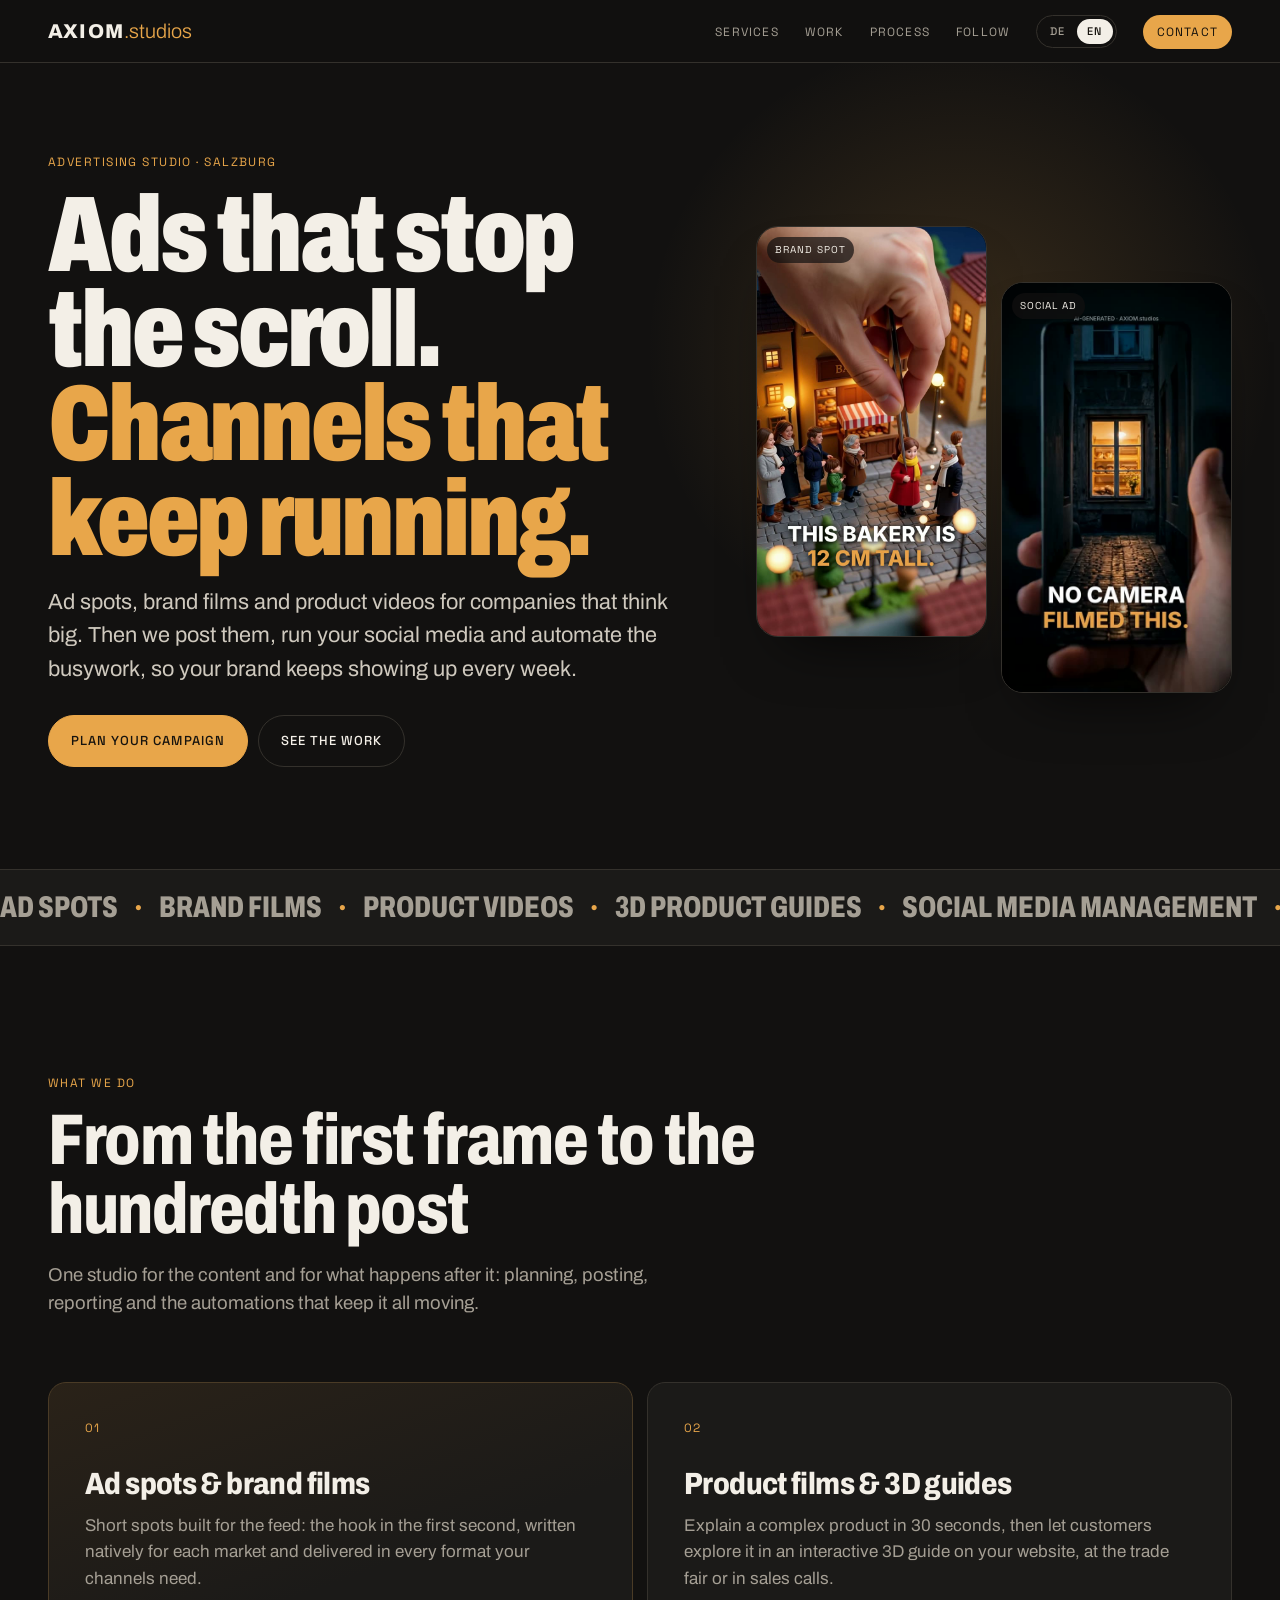
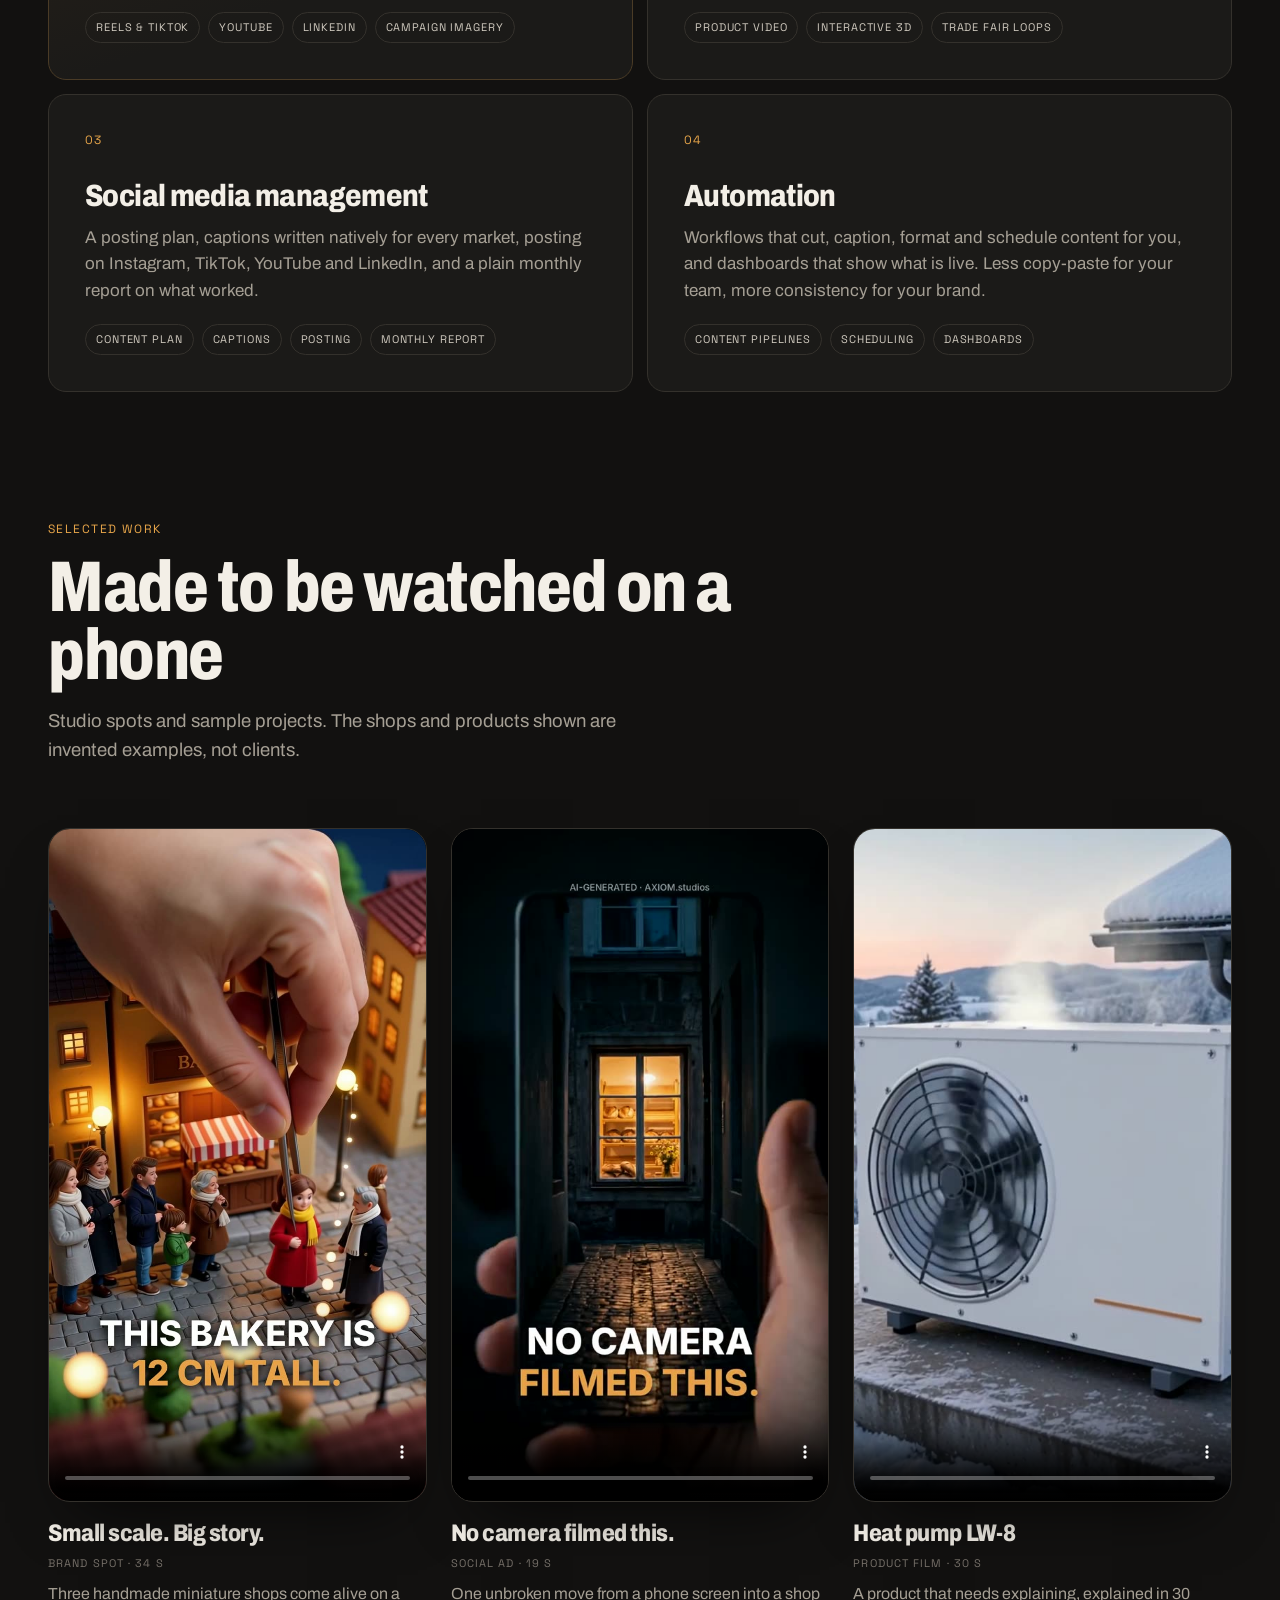
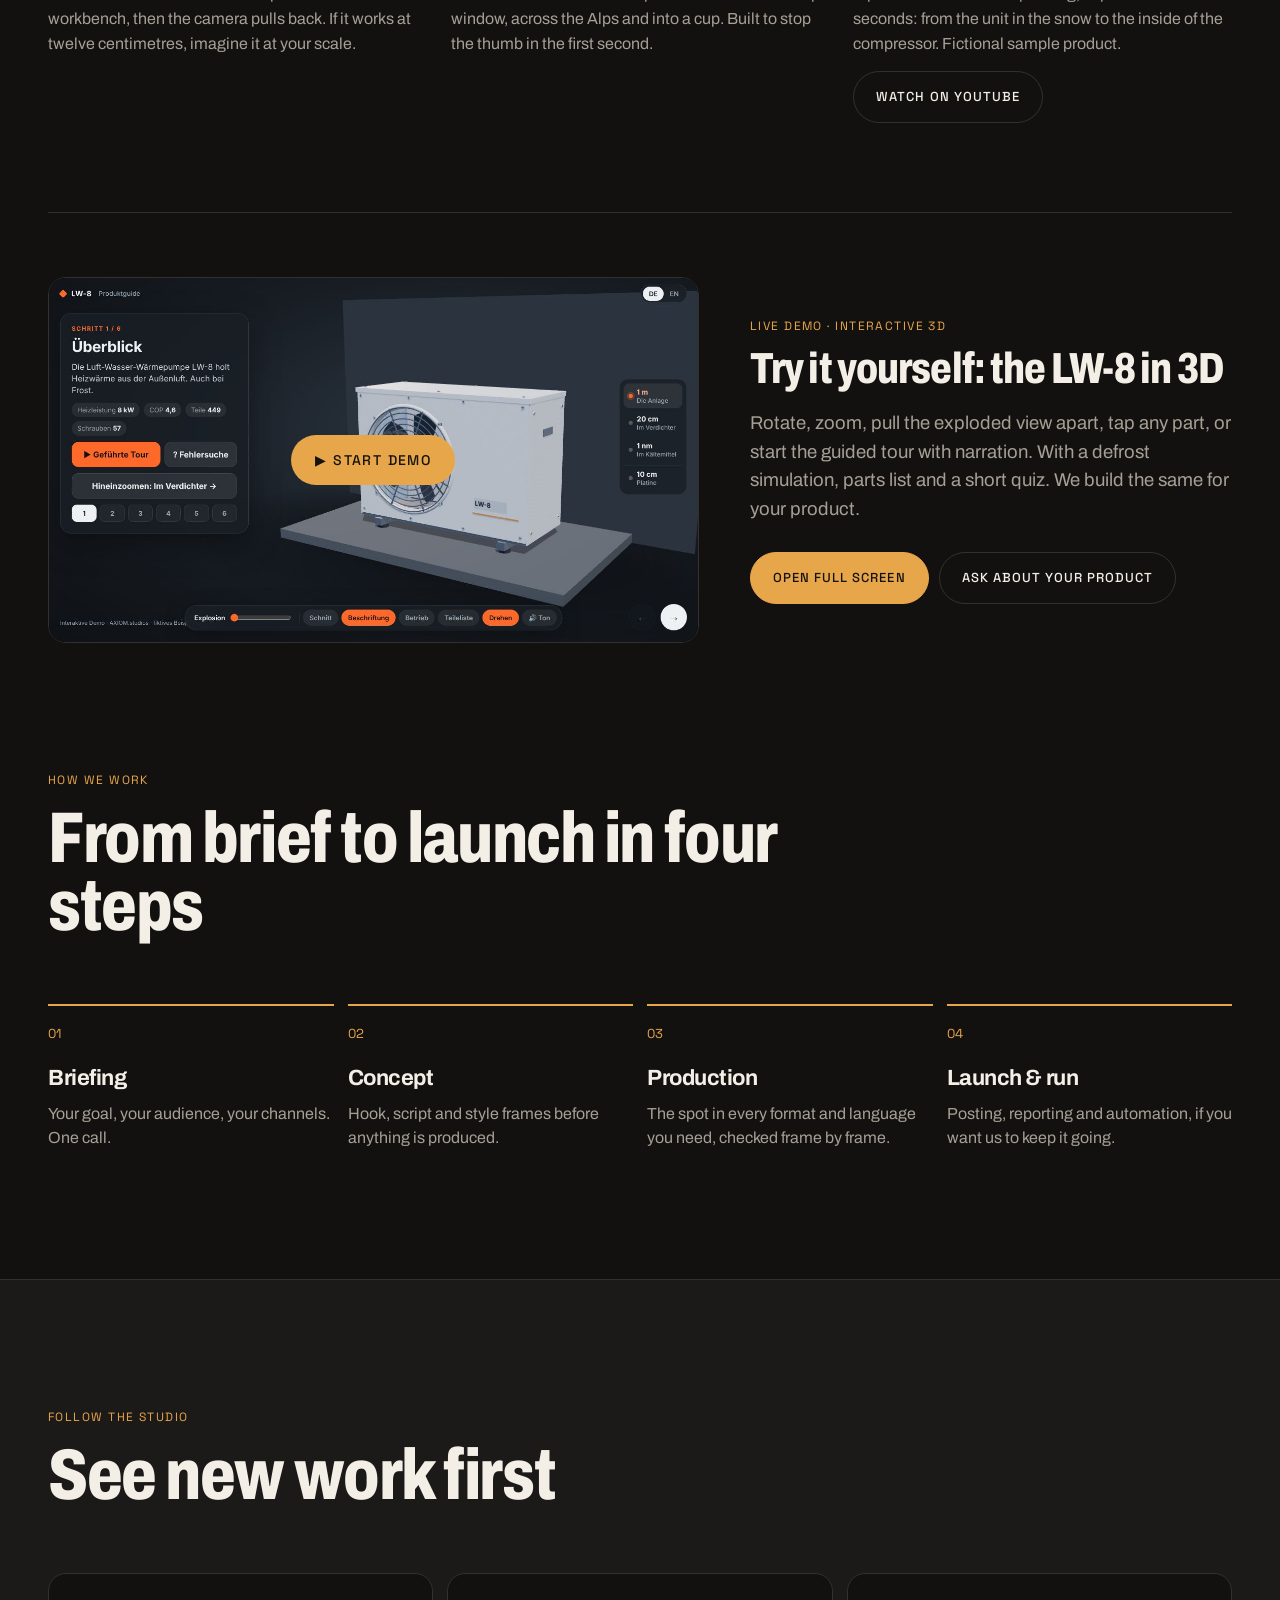
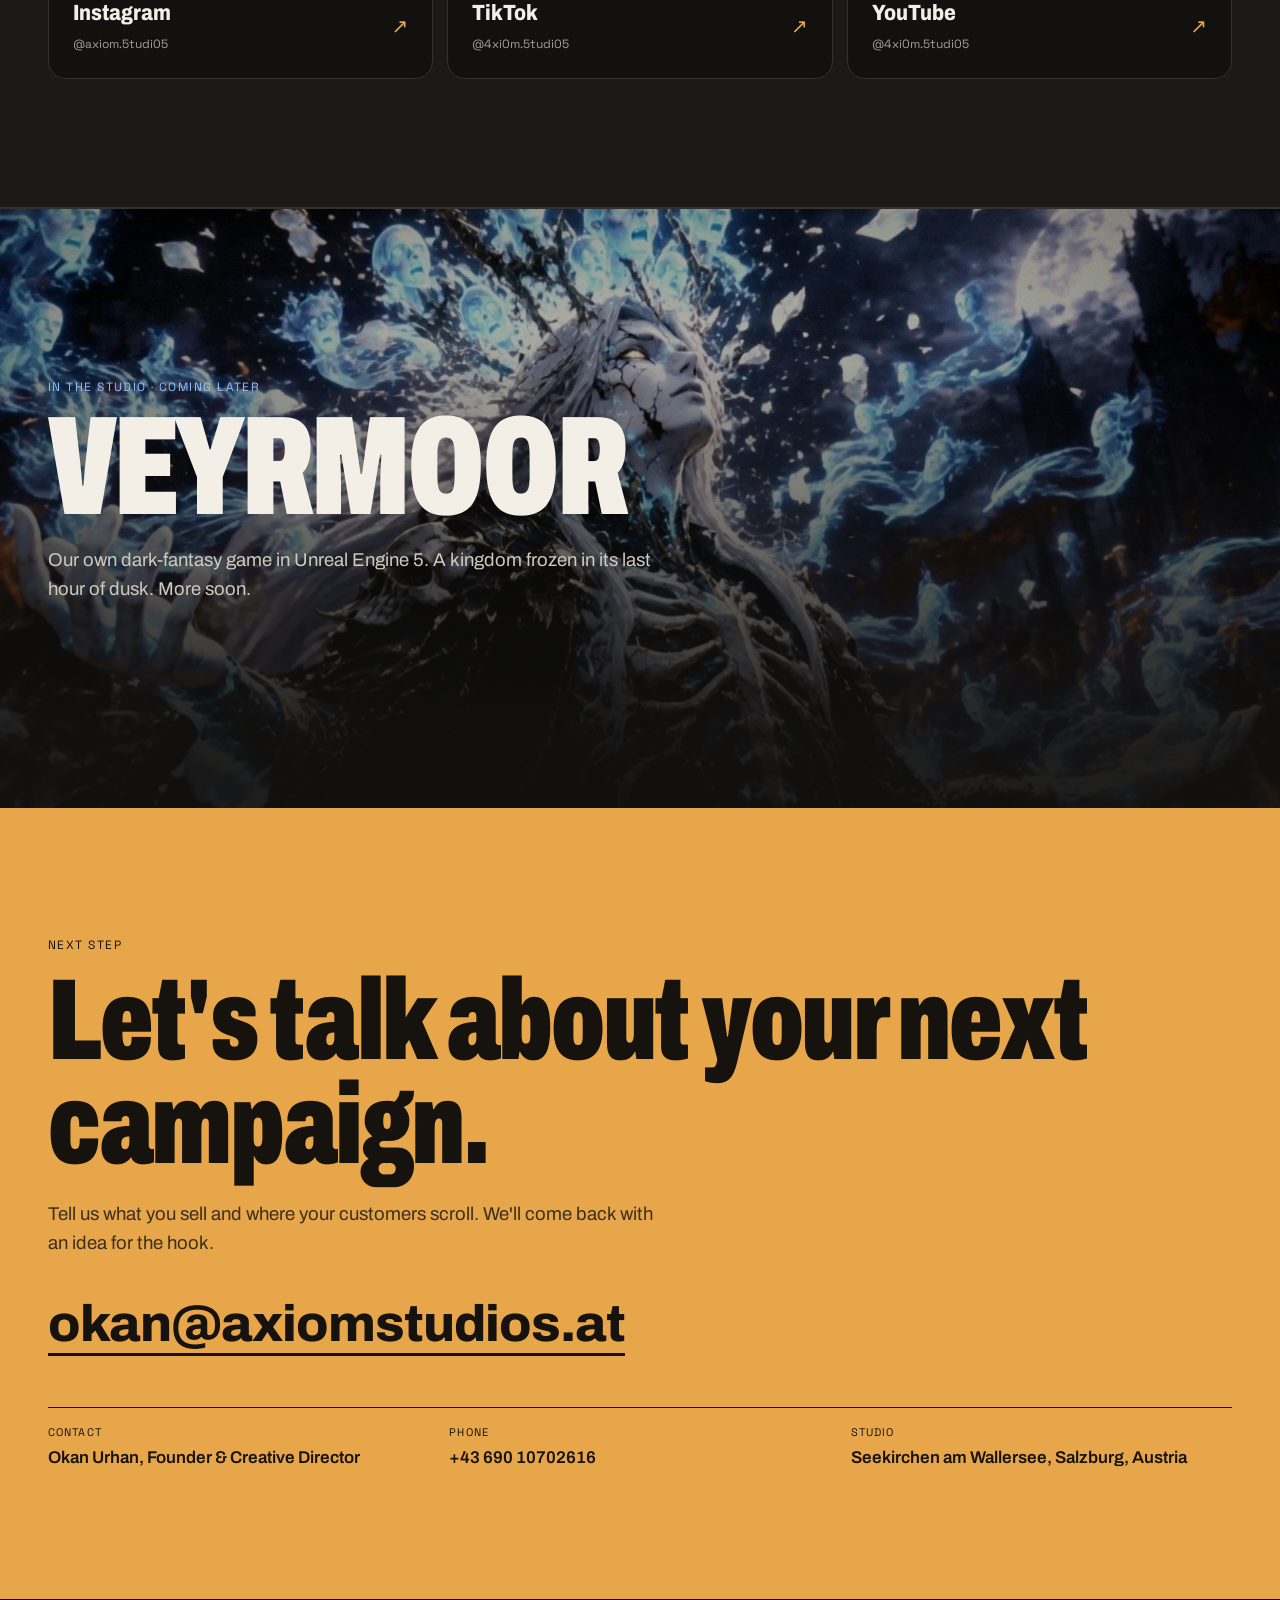
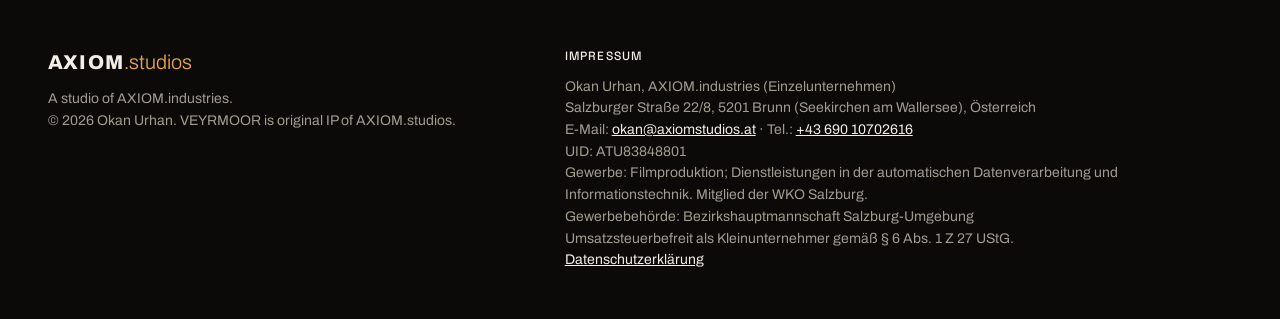
<file: index.html>
<!doctype html>
<html lang="en" data-lang="en">
<head>
<meta charset="utf-8">
<meta name="viewport" content="width=device-width, initial-scale=1, viewport-fit=cover">
<title>AXIOM.studios · Ad films, social media, automation</title>
<meta name="description" content="AXIOM.studios, Salzburg: ad spots, brand films and product videos for companies that think big, plus social media management and automation that keep your channels running.">
<link rel="stylesheet" href="fonts-v2.css">
<link rel="icon" href="favicon.svg" type="image/svg+xml">
<link rel="apple-touch-icon" href="img/og.jpg">
<link rel="canonical" href="https://axiomstudios.at/">
<meta name="theme-color" content="#121110">
<meta property="og:type" content="website">
<meta property="og:site_name" content="AXIOM.studios">
<meta property="og:title" content="AXIOM.studios · Ad films, social media, automation">
<meta property="og:description" content="Ad spots, brand films and product videos for companies that think big. Plus social media management and automation. Salzburg, Austria.">
<meta property="og:url" content="https://axiomstudios.at/">
<meta property="og:image" content="https://axiomstudios.at/img/og.jpg">
<meta name="twitter:card" content="summary_large_image">
<style>
:root{
  --bg:#121110; --bg-2:#1b1a18; --bg-3:#24221f; --line:#34312c;
  --text:#f3efe7; --mute:#a59f94; --dim:#77716a;
  --amber:#e8a64a; --amber-2:#f4c27a; --ink:#16130e;
  --display:"Archivo","Arial Narrow",Arial,sans-serif;
  --body:"Archivo",system-ui,-apple-system,"Segoe UI",sans-serif;
  --mono:"Space Grotesk",ui-monospace,"Segoe UI",sans-serif;
  --pad:clamp(16px,4vw,48px);
}
*{box-sizing:border-box}
html{scroll-behavior:smooth;-webkit-text-size-adjust:100%}
body{margin:0;background:var(--bg);color:var(--text);font-family:var(--body);font-size:17px;line-height:1.55;-webkit-font-smoothing:antialiased;overflow-x:hidden}
img,video{display:block;max-width:100%}
a{color:inherit}
.wrap{max-width:1320px;margin:0 auto;padding:0 var(--pad)}
.eyebrow{font-family:var(--mono);font-size:12px;letter-spacing:.12em;text-transform:uppercase;margin:0;color:var(--amber)}
h1,h2,h3{font-family:var(--display);margin:0;letter-spacing:-.02em}
h2{font-size:clamp(36px,5.6vw,80px);font-weight:800;font-stretch:78%;line-height:.95;margin-top:14px}
h3{font-size:22px;font-weight:700;line-height:1.15}
.lede{font-size:clamp(17px,1.45vw,20px);max-width:56ch;color:var(--mute);margin:18px 0 0}
.btn{display:inline-flex;align-items:center;gap:10px;font-family:var(--mono);font-weight:500;font-size:13px;letter-spacing:.08em;text-transform:uppercase;text-decoration:none;padding:15px 22px;border-radius:999px;background:var(--amber);color:var(--ink);border:1.5px solid var(--amber);transition:background .15s,color .15s,border-color .15s}
.btn:hover{background:var(--amber-2);border-color:var(--amber-2)}
.btn.ghost{background:transparent;color:var(--text);border-color:var(--line)}
.btn.ghost:hover{border-color:var(--text)}
.row{display:flex;flex-wrap:wrap;gap:10px;margin-top:28px}
section{padding:clamp(72px,10vw,140px) 0}
.head{max-width:860px;margin-bottom:clamp(36px,5vw,64px)}

/* nav */
.top{position:sticky;top:0;z-index:20;background:rgba(18,17,16,.86);backdrop-filter:blur(10px);-webkit-backdrop-filter:blur(10px);border-bottom:1px solid var(--line)}
.top .wrap{display:flex;align-items:center;justify-content:space-between;height:62px;gap:16px}
.mark{font-family:var(--display);font-weight:800;font-size:20px;letter-spacing:.06em;text-decoration:none}
.mark span{font-weight:300;letter-spacing:0;color:var(--amber)}
.top ul{display:flex;gap:26px;list-style:none;margin:0;padding:0;align-items:center}
.top li a{font-family:var(--mono);font-size:12px;letter-spacing:.1em;text-transform:uppercase;text-decoration:none;color:var(--mute)}
.top li a:hover{color:var(--text)}
.top .cta{color:var(--ink);background:var(--amber);padding:9px 14px;border-radius:999px}
.top .cta:hover{color:var(--ink);background:var(--amber-2)}
@media (max-width:820px){.top li:not(.keep){display:none}.top ul{gap:10px}}
html[data-lang="en"] .de,html[data-lang="de"] .en{display:none!important}
.langs{display:inline-flex;gap:2px;border:1px solid var(--line);border-radius:999px;padding:3px}
.langs button{font:500 11px/1 var(--mono);letter-spacing:.1em;background:none;color:var(--mute);border:0;border-radius:999px;padding:7px 10px;cursor:pointer}
.langs button[aria-pressed="true"]{background:var(--text);color:var(--ink)}
.start b{font-weight:500}

/* hero */
.hero{padding:clamp(40px,7vw,96px) 0 clamp(56px,8vw,110px);position:relative;overflow:hidden}
.hero::before{content:"";position:absolute;inset:-20% -10% auto auto;width:70vw;height:70vw;max-width:900px;max-height:900px;background:radial-gradient(closest-side,rgba(232,166,74,.18),transparent 70%);pointer-events:none}
.hero-grid{display:grid;grid-template-columns:1.15fr .85fr;gap:clamp(28px,5vw,72px);align-items:center;position:relative}
@media (max-width:900px){.hero-grid{grid-template-columns:1fr}}
.hero h1{font-size:clamp(48px,8.4vw,128px);font-weight:900;font-stretch:72%;line-height:.88;letter-spacing:-.03em;margin-top:18px}
.hero h1 em{font-style:normal;color:var(--amber)}
.hero .lede{font-size:clamp(18px,1.7vw,22px);color:#cfc9be}
.reel{display:grid;grid-template-columns:1fr 1fr;gap:14px;align-items:start}
.reel .phone:nth-child(2){margin-top:56px}
@media (max-width:900px){.reel{max-width:520px}}

/* phone video frame */
.phone{position:relative;border-radius:22px;overflow:hidden;background:#000;border:1px solid var(--line);aspect-ratio:9/16;box-shadow:0 30px 60px -30px rgba(0,0,0,.8)}
.phone video{width:100%;height:100%;object-fit:cover}
.phone .label{position:absolute;left:10px;top:10px;font-family:var(--mono);font-size:10px;letter-spacing:.1em;text-transform:uppercase;background:rgba(18,17,16,.7);padding:5px 8px;border-radius:999px;pointer-events:none}

/* ticker */
.ticker{border-top:1px solid var(--line);border-bottom:1px solid var(--line);overflow:hidden;background:var(--bg-2)}
.ticker div{display:flex;width:max-content;animation:tick 45s linear infinite}
.ticker span{font-family:var(--display);font-weight:800;font-stretch:72%;text-transform:uppercase;font-size:clamp(20px,2.6vw,30px);padding:14px 0;white-space:nowrap;color:var(--mute)}
.ticker span::after{content:"●";color:var(--amber);font-size:.4em;vertical-align:.5em;padding:0 1.4em}
@keyframes tick{to{transform:translateX(-50%)}}
@media (prefers-reduced-motion:reduce){.ticker div{animation:none}}

/* services */
.services{display:grid;grid-template-columns:repeat(2,1fr);gap:14px}
@media (max-width:760px){.services{grid-template-columns:1fr}}
.svc{background:var(--bg-2);border:1px solid var(--line);border-radius:18px;padding:clamp(24px,3vw,36px);display:flex;flex-direction:column}
.svc .n{font-family:var(--mono);font-size:12px;color:var(--amber);letter-spacing:.1em}
.svc h3{font-size:clamp(24px,2.4vw,32px);font-weight:800;font-stretch:85%;margin-top:28px}
.svc p{color:var(--mute);margin:12px 0 0}
.svc ul{list-style:none;margin:20px 0 0;padding:0;display:flex;flex-wrap:wrap;gap:8px}
.svc li{font-family:var(--mono);font-size:11px;letter-spacing:.08em;text-transform:uppercase;border:1px solid var(--line);border-radius:999px;padding:6px 10px;color:#cfc9be}
.svc.feature{background:linear-gradient(160deg,#2a2218,var(--bg-2) 60%);border-color:#4a3b26}

/* work */
.work{display:grid;grid-template-columns:repeat(3,1fr);gap:clamp(14px,2vw,24px)}
@media (max-width:980px){.work{grid-template-columns:repeat(2,1fr)}}
@media (max-width:620px){.work{grid-template-columns:1fr;max-width:420px;margin:0 auto}}
.case h3{margin-top:18px;font-size:24px;font-weight:800;font-stretch:85%}
.case .meta{font-family:var(--mono);font-size:11px;letter-spacing:.1em;text-transform:uppercase;color:var(--dim);margin-top:8px}
.case p{color:var(--mute);margin:10px 0 0;font-size:16px}

/* demo + print */
.duo{display:grid;grid-template-columns:1.35fr 1fr;gap:clamp(24px,4vw,56px);align-items:center;margin-top:clamp(56px,7vw,96px);padding-top:clamp(40px,5vw,64px);border-top:1px solid var(--line)}
.duo.flip{grid-template-columns:1fr 1.35fr}
.duo.flip>:first-child{order:2}
@media (max-width:900px){.duo,.duo.flip{grid-template-columns:1fr}.duo.flip>:first-child{order:0}}
.duo h3{font-size:clamp(28px,3.4vw,46px);font-weight:800;font-stretch:78%;line-height:1;margin-top:12px}
.frame{position:relative;width:100%;aspect-ratio:16/9;background:#000;border-radius:18px;overflow:hidden;border:1px solid var(--line)}
.frame iframe{position:absolute;inset:0;width:100%;height:100%;border:0}
@media (max-width:620px){.frame{aspect-ratio:3/4}}
.start{position:absolute;inset:0;width:100%;border:0;cursor:pointer;background:#000 url(img/waermepumpe-demo-poster.jpg) center/cover no-repeat;display:flex;align-items:center;justify-content:center}
.start span{font-family:var(--mono);font-weight:500;font-size:14px;letter-spacing:.1em;text-transform:uppercase;background:var(--amber);color:var(--ink);padding:16px 24px;border-radius:999px}
.start span::before{content:"▶  "}
.start:hover span{background:var(--amber-2)}

/* social */
.social{background:var(--bg-2);border-top:1px solid var(--line);border-bottom:1px solid var(--line)}
.handles{display:grid;grid-template-columns:repeat(3,1fr);gap:14px}
@media (max-width:760px){.handles{grid-template-columns:1fr}}
.handles a{display:flex;justify-content:space-between;align-items:center;gap:12px;text-decoration:none;border:1px solid var(--line);border-radius:18px;padding:22px 24px;background:var(--bg);transition:border-color .15s}
.handles a:hover{border-color:var(--amber)}
.handles b{font-family:var(--display);font-weight:800;font-size:22px;font-stretch:85%}
.handles span{font-family:var(--mono);font-size:12px;color:var(--mute)}
.handles a::after{content:"↗";color:var(--amber);font-size:20px}

/* process */
.steps{list-style:none;margin:0;padding:0;display:grid;grid-template-columns:repeat(4,1fr);gap:14px;counter-reset:s}
.steps li{counter-increment:s;border-top:2px solid var(--amber);padding-top:18px}
.steps li::before{content:"0" counter(s);display:block;font-family:var(--mono);font-size:13px;color:var(--amber);margin-bottom:22px}
.steps p{color:var(--mute);margin:10px 0 0;font-size:16px}
@media (max-width:900px){.steps{grid-template-columns:1fr 1fr;row-gap:36px}}
@media (max-width:520px){.steps{grid-template-columns:1fr}}

/* VEYRMOOR teaser */
.tease{position:relative;min-height:clamp(380px,48vw,600px);display:flex;align-items:flex-end;overflow:hidden;border-top:1px solid var(--line)}
.tease img{position:absolute;inset:0;width:100%;height:100%;object-fit:cover;object-position:50% 30%;filter:saturate(.85) brightness(.75)}
.tease::after{content:"";position:absolute;inset:0;background:linear-gradient(180deg,rgba(18,17,16,.05) 20%,rgba(18,17,16,.9) 88%)}
.tease .wrap{position:relative;z-index:1;padding-bottom:clamp(40px,6vw,80px);width:100%}
.tease .eyebrow{color:#8fbcff}
.tease p.big{font-family:var(--display);font-weight:900;font-stretch:62%;text-transform:uppercase;font-size:clamp(52px,11vw,160px);line-height:.85;letter-spacing:-.02em;margin:12px 0 0}
.tease .lede{color:#cfc9be}

/* contact */
.contact{background:var(--amber);color:var(--ink)}
.contact .eyebrow{color:var(--ink)}
.contact h2{font-size:clamp(48px,9vw,140px);font-stretch:68%;font-weight:900;line-height:.9;margin-bottom:24px}
.contact .lede{color:#3b2f1d}
.contact .mail{display:inline-block;margin-top:clamp(26px,3vw,40px);font-family:var(--display);font-weight:800;font-size:clamp(24px,4vw,52px);letter-spacing:-.02em;text-decoration:none;border-bottom:3px solid var(--ink);line-height:1.1;overflow-wrap:anywhere}
.contact .mail:hover{opacity:.75}
.card{display:grid;grid-template-columns:repeat(3,1fr);gap:20px;margin:clamp(32px,4vw,52px) 0 0;border-top:1.5px solid var(--ink);padding-top:16px}
.card dt{font-family:var(--mono);font-size:11px;letter-spacing:.1em;text-transform:uppercase}
.card dd{margin:4px 0 0;font-weight:600}
.card a{text-decoration:none}
@media (max-width:760px){.card{grid-template-columns:1fr}}

footer{background:#0b0a09;color:#a19b90;font-size:14px;padding:48px 0 calc(48px + env(safe-area-inset-bottom))}
footer .wrap{display:grid;grid-template-columns:1fr 1.4fr;gap:40px}
footer h4{font-family:var(--mono);font-size:12px;letter-spacing:.1em;text-transform:uppercase;color:var(--text);margin:0 0 10px;font-weight:500}
footer p{margin:10px 0 0}
footer a{color:var(--text)}
@media (max-width:760px){footer .wrap{grid-template-columns:1fr}}
</style>
</head>
<body>
<nav class="top" aria-label="Main">
  <div class="wrap">
    <a class="mark" href="#top">AXIOM<span>.studios</span></a>
    <ul>
      <li><a href="#services"><span class="en">Services</span><span class="de">Leistungen</span></a></li>
      <li><a href="#work"><span class="en">Work</span><span class="de">Arbeiten</span></a></li>
      <li><a href="#process"><span class="en">Process</span><span class="de">Ablauf</span></a></li>
      <li><a href="#social"><span class="en">Follow</span><span class="de">Folgen</span></a></li>
      <li class="keep"><div class="langs" role="group" aria-label="Language / Sprache"><button type="button" data-set-lang="de" aria-pressed="false">DE</button><button type="button" data-set-lang="en" aria-pressed="true">EN</button></div></li>
      <li class="keep"><a class="cta" href="#contact"><span class="en">Contact</span><span class="de">Kontakt</span></a></li>
    </ul>
  </div>
</nav>

<header class="hero" id="top">
  <div class="wrap hero-grid">
    <div>
      <p class="eyebrow"><span class="en">Advertising studio · Salzburg</span><span class="de">Werbestudio · Salzburg</span></p>
      <h1 class="en">Ads that stop the scroll. <em>Channels that keep running.</em></h1>
      <h1 class="de">Werbung, bei der man hängen bleibt. <em>Kanäle, die nie stillstehen.</em></h1>
      <p class="lede en">Ad spots, brand films and product videos for companies that think big. Then we post them, run your social media and automate the busywork, so your brand keeps showing up every week.</p>
      <p class="lede de">Werbespots, Imagefilme und Produktvideos für Unternehmen mit großen Plänen. Danach übernehmen wir das Posten, betreuen Ihre Social-Media-Kanäle und automatisieren die Routinearbeit, damit Ihre Marke jede Woche präsent ist.</p>
      <div class="row">
        <a class="btn" href="#contact"><span class="en">Plan your campaign</span><span class="de">Kampagne planen</span></a>
        <a class="btn ghost" href="#work"><span class="en">See the work</span><span class="de">Arbeiten ansehen</span></a>
      </div>
    </div>
    <div class="reel">
      <div class="phone"><video autoplay muted loop playsinline preload="auto" poster="img/spot3-poster-en.jpg" aria-hidden="true" data-swap data-en="video/loop-spot3.mp4" data-de="video/loop-spot3-de.mp4" data-poster-en="img/spot3-poster-en.jpg" data-poster-de="img/spot3-poster-de.jpg"><source src="video/loop-spot3.mp4" type="video/mp4"></video><span class="label"><span class="en">Brand spot</span><span class="de">Imagespot</span></span></div>
      <div class="phone"><video autoplay muted loop playsinline preload="auto" poster="img/spot2-poster-en.jpg" aria-hidden="true" data-swap data-en="video/loop-spot2.mp4" data-de="video/loop-spot2-de.mp4" data-poster-en="img/spot2-poster-en.jpg" data-poster-de="img/spot2-poster-de.jpg"><source src="video/loop-spot2.mp4" type="video/mp4"></video><span class="label"><span class="en">Social ad</span><span class="de">Social Ad</span></span></div>
    </div>
  </div>
</header>

<div class="ticker" aria-hidden="true">
  <div class="en">
    <span>Ad spots</span><span>Brand films</span><span>Product videos</span><span>3D product guides</span><span>Social media management</span><span>Automation</span><span>Print &amp; flyers</span>
    <span>Ad spots</span><span>Brand films</span><span>Product videos</span><span>3D product guides</span><span>Social media management</span><span>Automation</span><span>Print &amp; flyers</span>
  </div>
  <div class="de">
    <span>Werbespots</span><span>Imagefilme</span><span>Produktvideos</span><span>3D-Produktguides</span><span>Social-Media-Betreuung</span><span>Automatisierung</span><span>Print &amp; Flyer</span>
    <span>Werbespots</span><span>Imagefilme</span><span>Produktvideos</span><span>3D-Produktguides</span><span>Social-Media-Betreuung</span><span>Automatisierung</span><span>Print &amp; Flyer</span>
  </div>
</div>

<main>
<section id="services">
  <div class="wrap">
    <div class="head">
      <p class="eyebrow"><span class="en">What we do</span><span class="de">Was wir machen</span></p>
      <h2 class="en">From the first frame to the hundredth post</h2>
      <h2 class="de">Vom ersten Bild bis zum hundertsten Post</h2>
      <p class="lede en">One studio for the content and for what happens after it: planning, posting, reporting and the automations that keep it all moving.</p>
      <p class="lede de">Ein Studio für den Inhalt und für alles, was danach kommt: Planung, Posting, Auswertung und die Automatisierungen, die alles am Laufen halten.</p>
    </div>
    <div class="services">
      <article class="svc feature">
        <span class="n">01</span>
        <h3 class="en">Ad spots &amp; brand films</h3><h3 class="de">Werbespots &amp; Imagefilme</h3>
        <p class="en">Short spots built for the feed: the hook in the first second, written natively for each market and delivered in every format your channels need.</p>
        <p class="de">Kurze Spots, gemacht für den Feed: der Hook in der ersten Sekunde, für jeden Markt in der eigenen Sprache geschrieben und in jedem Format, das Ihre Kanäle brauchen.</p>
        <ul><li>Reels &amp; TikTok</li><li>YouTube</li><li>LinkedIn</li><li><span class="en">Campaign imagery</span><span class="de">Kampagnenbilder</span></li></ul>
      </article>
      <article class="svc">
        <span class="n">02</span>
        <h3 class="en">Product films &amp; 3D guides</h3><h3 class="de">Produktfilme &amp; 3D-Guides</h3>
        <p class="en">Explain a complex product in 30 seconds, then let customers explore it in an interactive 3D guide on your website, at the trade fair or in sales calls.</p>
        <p class="de">Ein erklärungsbedürftiges Produkt in 30 Sekunden verständlich gemacht. Danach erkunden Kunden es selbst im interaktiven 3D-Guide, auf Ihrer Website, auf der Messe oder im Verkaufsgespräch.</p>
        <ul><li><span class="en">Product video</span><span class="de">Produktvideo</span></li><li><span class="en">Interactive 3D</span><span class="de">Interaktives 3D</span></li><li><span class="en">Trade fair loops</span><span class="de">Messe-Loops</span></li></ul>
      </article>
      <article class="svc">
        <span class="n">03</span>
        <h3 class="en">Social media management</h3><h3 class="de">Social-Media-Betreuung</h3>
        <p class="en">A posting plan, captions written natively for every market, posting on Instagram, TikTok, YouTube and LinkedIn, and a plain monthly report on what worked.</p>
        <p class="de">Ein Redaktionsplan, Texte, die in jeder Sprache natürlich klingen, Posting auf Instagram, TikTok, YouTube und LinkedIn und ein verständlicher Monatsbericht, was funktioniert hat.</p>
        <ul><li><span class="en">Content plan</span><span class="de">Redaktionsplan</span></li><li><span class="en">Captions</span><span class="de">Texte</span></li><li>Posting</li><li><span class="en">Monthly report</span><span class="de">Monatsbericht</span></li></ul>
      </article>
      <article class="svc">
        <span class="n">04</span>
        <h3 class="en">Automation</h3><h3 class="de">Automatisierung</h3>
        <p class="en">Workflows that cut, caption, format and schedule content for you, and dashboards that show what is live. Less copy-paste for your team, more consistency for your brand.</p>
        <p class="de">Abläufe, die Inhalte für Sie schneiden, untertiteln, formatieren und einplanen, dazu Dashboards, die zeigen, was gerade läuft. Weniger Copy-Paste für Ihr Team, mehr Beständigkeit für Ihre Marke.</p>
        <ul><li><span class="en">Content pipelines</span><span class="de">Content-Pipelines</span></li><li><span class="en">Scheduling</span><span class="de">Planung</span></li><li>Dashboards</li></ul>
      </article>
    </div>
  </div>
</section>

<section id="work" style="padding-top:0">
  <div class="wrap">
    <div class="head">
      <p class="eyebrow"><span class="en">Selected work</span><span class="de">Ausgewählte Arbeiten</span></p>
      <h2 class="en">Made to be watched on a phone</h2>
      <h2 class="de">Gemacht für den Blick aufs Handy</h2>
      <p class="lede en">Studio spots and sample projects. The shops and products shown are invented examples, not clients.</p>
      <p class="lede de">Studio-Spots und Beispielprojekte. Die gezeigten Geschäfte und Produkte sind erfunden und keine Kunden.</p>
    </div>
    <div class="work">
      <article class="case">
        <div class="phone"><video controls playsinline preload="none" poster="img/spot3-poster-en.jpg" data-swap data-en="video/spot3-en.mp4" data-de="video/spot3-de.mp4" data-poster-en="img/spot3-poster-en.jpg" data-poster-de="img/spot3-poster-de.jpg" aria-label="Spot 3"><source src="video/spot3-en.mp4" type="video/mp4"></video></div>
        <h3 class="en">Small scale. Big story.</h3><h3 class="de">Klein, aber oho.</h3>
        <p class="meta"><span class="en">Brand spot · 34 s</span><span class="de">Imagespot · 34 s</span></p>
        <p class="en">Three handmade miniature shops come alive on a workbench, then the camera pulls back. If it works at twelve centimetres, imagine it at your scale.</p>
        <p class="de">Drei handgemachte Miniaturläden erwachen auf der Werkbank zum Leben, dann fährt die Kamera zurück. Wenn das mit zwölf Zentimetern funktioniert, stellen Sie sich Ihr Unternehmen vor.</p>
      </article>
      <article class="case">
        <div class="phone"><video controls playsinline preload="none" poster="img/spot2-poster-en.jpg" data-swap data-en="video/spot2-en.mp4" data-de="video/spot2-de.mp4" data-poster-en="img/spot2-poster-en.jpg" data-poster-de="img/spot2-poster-de.jpg" aria-label="Spot 2"><source src="video/spot2-en.mp4" type="video/mp4"></video></div>
        <h3 class="en">No camera filmed this.</h3><h3 class="de">Keine Kamera hat das gefilmt.</h3>
        <p class="meta"><span class="en">Social ad · 19 s</span><span class="de">Social Ad · 19 s</span></p>
        <p class="en">One unbroken move from a phone screen into a shop window, across the Alps and into a cup. Built to stop the thumb in the first second.</p>
        <p class="de">Eine einzige Kamerafahrt vom Handydisplay ins Schaufenster, über die Alpen und hinein in die Tasse. Gebaut, um den Daumen in der ersten Sekunde zu stoppen.</p>
      </article>
      <article class="case">
        <div class="phone"><video controls playsinline preload="none" poster="img/lw8-poster-hoch.jpg" aria-label="LW-8"><source src="video/lw8-de-hoch.mp4" type="video/mp4"></video></div>
        <h3 class="en">Heat pump LW-8</h3><h3 class="de">Wärmepumpe LW-8</h3>
        <p class="meta"><span class="en">Product film · 30 s</span><span class="de">Produktfilm · 30 s</span></p>
        <p class="en">A product that needs explaining, explained in 30 seconds: from the unit in the snow to the inside of the compressor. Fictional sample product.</p>
        <p class="de">Ein erklärungsbedürftiges Produkt, in 30 Sekunden erklärt: vom Gerät im Schnee bis ins Innere des Verdichters. Fiktives Beispielprodukt.</p>
        <div class="row" style="margin-top:14px"><a class="btn ghost" href="https://youtube.com/shorts/9jhVYsmchxI" target="_blank" rel="noopener"><span class="en">Watch on YouTube</span><span class="de">Auf YouTube ansehen</span></a></div>
      </article>
    </div>

    <div class="duo" id="demo">
      <div class="frame" id="demoframe">
        <button class="start" type="button" id="demostart"><span><b class="en">Start demo</b><b class="de">Demo starten</b></span></button>
      </div>
      <div>
        <p class="eyebrow"><span class="en">Live demo · Interactive 3D</span><span class="de">Live-Demo · Interaktives 3D</span></p>
        <h3 class="en">Try it yourself: the LW-8 in 3D</h3>
        <h3 class="de">Selbst ausprobieren: die LW-8 in 3D</h3>
        <p class="lede en">Rotate, zoom, pull the exploded view apart, tap any part, or start the guided tour with narration. With a defrost simulation, parts list and a short quiz. We build the same for your product.</p>
        <p class="lede de">Drehen, zoomen, die Explosionsansicht aufziehen, Bauteile antippen oder die geführte Tour mit Sprecher starten. Dazu eine Abtau-Simulation, Teileliste und ein kurzes Quiz. Dasselbe bauen wir für Ihr Produkt.</p>
        <div class="row">
          <a class="btn" id="demofull" href="demo/waermepumpe/?lang=en" target="_blank" rel="noopener"><span class="en">Open full screen</span><span class="de">Im Vollbild öffnen</span></a>
          <a class="btn ghost en" href="mailto:okan@axiomstudios.at?subject=3D%20guide%20for%20my%20product">Ask about your product</a>
          <a class="btn ghost de" href="mailto:okan@axiomstudios.at?subject=3D-Guide%20f%C3%BCr%20mein%20Produkt">Für Ihr Produkt anfragen</a>
        </div>
      </div>
    </div>
  </div>
</section>

<section id="process" style="padding-top:0">
  <div class="wrap">
    <div class="head">
      <p class="eyebrow"><span class="en">How we work</span><span class="de">So arbeiten wir</span></p>
      <h2 class="en">From brief to launch in four steps</h2>
      <h2 class="de">In vier Schritten vom Briefing zum Start</h2>
    </div>
    <ol class="steps">
      <li><h3>Briefing</h3><p class="en">Your goal, your audience, your channels. One call.</p><p class="de">Ihr Ziel, Ihre Zielgruppe, Ihre Kanäle. Ein Gespräch.</p></li>
      <li><h3 class="en">Concept</h3><h3 class="de">Konzept</h3><p class="en">Hook, script and style frames before anything is produced.</p><p class="de">Hook, Skript und Look stehen, bevor produziert wird.</p></li>
      <li><h3 class="en">Production</h3><h3 class="de">Produktion</h3><p class="en">The spot in every format and language you need, checked frame by frame.</p><p class="de">Der Spot in jedem Format und jeder Sprache, die Sie brauchen, Bild für Bild geprüft.</p></li>
      <li><h3 class="en">Launch &amp; run</h3><h3 class="de">Start &amp; Betrieb</h3><p class="en">Posting, reporting and automation, if you want us to keep it going.</p><p class="de">Posting, Auswertung und Automatisierung, wenn wir es für Sie weiterführen sollen.</p></li>
    </ol>
  </div>
</section>

<section class="social" id="social">
  <div class="wrap">
    <div class="head">
      <p class="eyebrow"><span class="en">Follow the studio</span><span class="de">Dem Studio folgen</span></p>
      <h2 class="en">See new work first</h2>
      <h2 class="de">Neue Arbeiten zuerst sehen</h2>
    </div>
    <div class="handles">
      <a href="https://www.instagram.com/axiom.5tudi05/" target="_blank" rel="noopener"><div><b>Instagram</b><br><span>@axiom.5tudi05</span></div></a>
      <a href="https://www.tiktok.com/@4xi0m.5tudi05" target="_blank" rel="noopener"><div><b>TikTok</b><br><span>@4xi0m.5tudi05</span></div></a>
      <a href="https://www.youtube.com/@4xi0m.5tudi05" target="_blank" rel="noopener"><div><b>YouTube</b><br><span>@4xi0m.5tudi05</span></div></a>
    </div>
  </div>
</section>

<section class="tease" id="veyrmoor" aria-label="VEYRMOOR">
  <img src="img/hero-ozhar.jpg" alt="">
  <div class="wrap">
    <p class="eyebrow"><span class="en">In the studio · Coming later</span><span class="de">Im Studio · Demnächst</span></p>
    <p class="big">Veyrmoor</p>
    <p class="lede en">Our own dark-fantasy game in Unreal Engine 5. A kingdom frozen in its last hour of dusk. More soon.</p>
    <p class="lede de">Unser eigenes Dark-Fantasy-Spiel in Unreal Engine 5. Ein Königreich, erstarrt in seiner letzten Abendstunde. Bald mehr.</p>
  </div>
</section>

<section class="contact" id="contact">
  <div class="wrap">
    <p class="eyebrow"><span class="en">Next step</span><span class="de">Nächster Schritt</span></p>
    <h2 class="en">Let's talk about your next campaign.</h2>
    <h2 class="de">Sprechen wir über Ihre nächste Kampagne.</h2>
    <p class="lede en">Tell us what you sell and where your customers scroll. We'll come back with an idea for the hook.</p>
    <p class="lede de">Erzählen Sie uns, was Sie verkaufen und wo Ihre Kunden scrollen. Wir melden uns mit einer Idee für den Hook.</p>
    <a class="mail en" href="mailto:okan@axiomstudios.at?subject=Next%20campaign">okan@axiomstudios.at</a>
    <a class="mail de" href="mailto:okan@axiomstudios.at?subject=N%C3%A4chste%20Kampagne">okan@axiomstudios.at</a>
    <dl class="card">
      <div><dt><span class="en">Contact</span><span class="de">Kontakt</span></dt><dd>Okan Urhan, Founder &amp; Creative Director</dd></div>
      <div><dt><span class="en">Phone</span><span class="de">Telefon</span></dt><dd><a href="tel:+4369010702616">+43 690 10702616</a></dd></div>
      <div><dt>Studio</dt><dd><span class="en">Seekirchen am Wallersee, Salzburg, Austria</span><span class="de">Seekirchen am Wallersee, Salzburg, Österreich</span></dd></div>
    </dl>
  </div>
</section>
</main>

<footer>
  <div class="wrap">
    <div>
      <p class="mark" style="margin:0;color:var(--text)">AXIOM<span>.studios</span></p>
      <p><span class="en">A studio of AXIOM.industries.</span><span class="de">Ein Studio von AXIOM.industries.</span><br>© 2026 Okan Urhan. <span class="en">VEYRMOOR is original IP of AXIOM.studios.</span><span class="de">VEYRMOOR ist eine eigene Marke von AXIOM.studios.</span></p>
    </div>
    <div>
      <h4>Impressum</h4>
      <p>Okan Urhan, AXIOM.industries (Einzelunternehmen)<br>
      Salzburger Straße 22/8, 5201 Brunn (Seekirchen am Wallersee), Österreich<br>
      E-Mail: <a href="mailto:okan@axiomstudios.at">okan@axiomstudios.at</a> · Tel.: <a href="tel:+4369010702616">+43 690 10702616</a><br>
      UID: ATU83848801<br>
      Gewerbe: Filmproduktion; Dienstleistungen in der automatischen Datenverarbeitung und Informationstechnik. Mitglied der WKO Salzburg.<br>
      Gewerbebehörde: Bezirkshauptmannschaft Salzburg-Umgebung<br>
      Umsatzsteuerbefreit als Kleinunternehmer gemäß § 6 Abs. 1 Z 27 UStG.<br>
      <a href="datenschutz.html">Datenschutzerklärung</a></p>
    </div>
  </div>
</footer>
<script>
(function(){
  var root=document.documentElement,KEY='axiom-lang';
  function cur(){return root.getAttribute('data-lang')==='de'?'de':'en'}
  function frame(){return document.querySelector('#demoframe iframe')}
  function setLang(l,save){
    root.setAttribute('data-lang',l);root.lang=l;
    document.querySelectorAll('[data-set-lang]').forEach(function(b){b.setAttribute('aria-pressed',b.dataset.setLang===l?'true':'false')});
    document.querySelectorAll('video[data-swap]').forEach(function(v){
      var p=v.dataset[l==='de'?'posterDe':'posterEn'];if(p)v.poster=p;
      var src=v.dataset[l];if(src){var s=v.querySelector('source');if(s.getAttribute('src')!==src){v.pause();s.src=src;v.load();if(v.autoplay)v.play().catch(function(){})}}
    });
    var full=document.getElementById('demofull');if(full)full.href='demo/waermepumpe/?lang='+l;
    var f=frame();try{if(f&&f.contentWindow.__demo)f.contentWindow.__demo.setLang(l)}catch(e){}
    if(save){try{localStorage.setItem(KEY,l)}catch(e){}}
  }
  var start=null;try{start=localStorage.getItem(KEY)}catch(e){}
  if(start!=='de'&&start!=='en'){var nl=(navigator.languages&&navigator.languages[0])||navigator.language||'en';start=/^de/i.test(nl)?'de':'en'}
  setLang(start,false);
  document.querySelectorAll('[data-set-lang]').forEach(function(b){b.addEventListener('click',function(){setLang(b.dataset.setLang,true)})});
  var b=document.getElementById('demostart');
  if(b)b.addEventListener('click',function(){var f=document.createElement('iframe');f.src='demo/waermepumpe/?lang='+cur();f.title='LW-8 3D';f.setAttribute('allowfullscreen','');document.getElementById('demoframe').replaceChildren(f)});
  if(window.matchMedia('(prefers-reduced-motion: reduce)').matches){document.querySelectorAll('video[autoplay]').forEach(function(v){v.removeAttribute('autoplay');v.pause()})}
})();
</script>
</body>
</html>
</file>
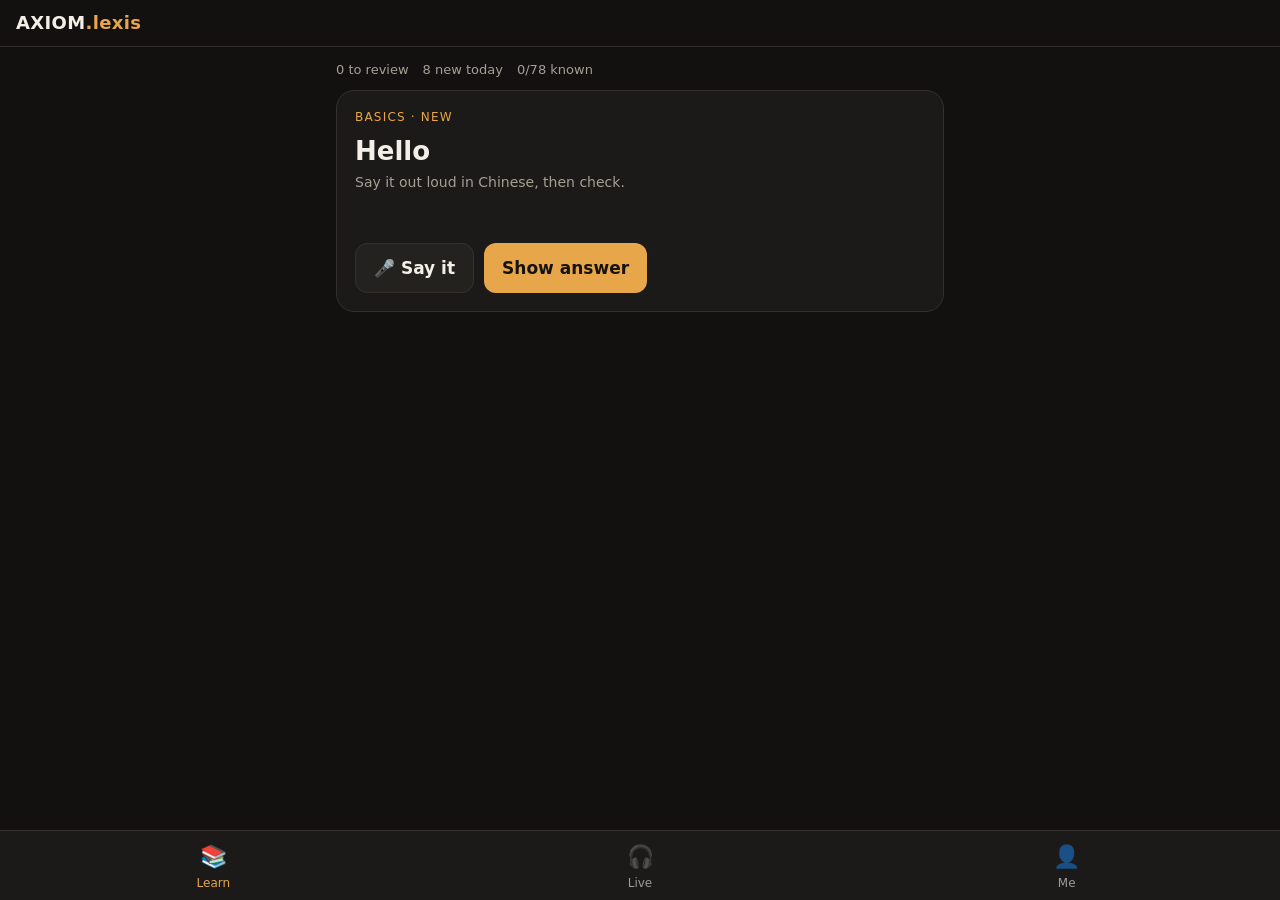
<file: lexis/index.html>
<!doctype html>
<html lang="en">
<head>
<meta charset="utf-8">
<meta name="viewport" content="width=device-width, initial-scale=1, viewport-fit=cover">
<meta name="robots" content="noindex">
<meta name="theme-color" content="#121110">
<title>AXIOM.lexis</title>
<link rel="manifest" href="manifest.webmanifest">
<link rel="icon" href="icon.svg" type="image/svg+xml">
<link rel="apple-touch-icon" href="icon.svg">
<link rel="stylesheet" href="style.css">
</head>
<body>
<header class="top">
  <h1>AXIOM<span>.lexis</span></h1>
  <span id="streak" class="streak"></span>
</header>
<main>
  <div id="view-learn" class="view"></div>
  <div id="view-live" class="view" hidden></div>
  <div id="view-me" class="view" hidden></div>
</main>
<nav class="tabs">
  <button data-tab="learn">📚<span>Learn</span></button>
  <button data-tab="live">🎧<span>Live</span></button>
  <button data-tab="me">👤<span>Me</span></button>
</nav>
<div id="prompter" class="prompter" hidden></div>
<div id="toast" class="toast" role="status" aria-live="polite"></div>
<script type="module" src="app.js"></script>
</body>
</html>
</file>
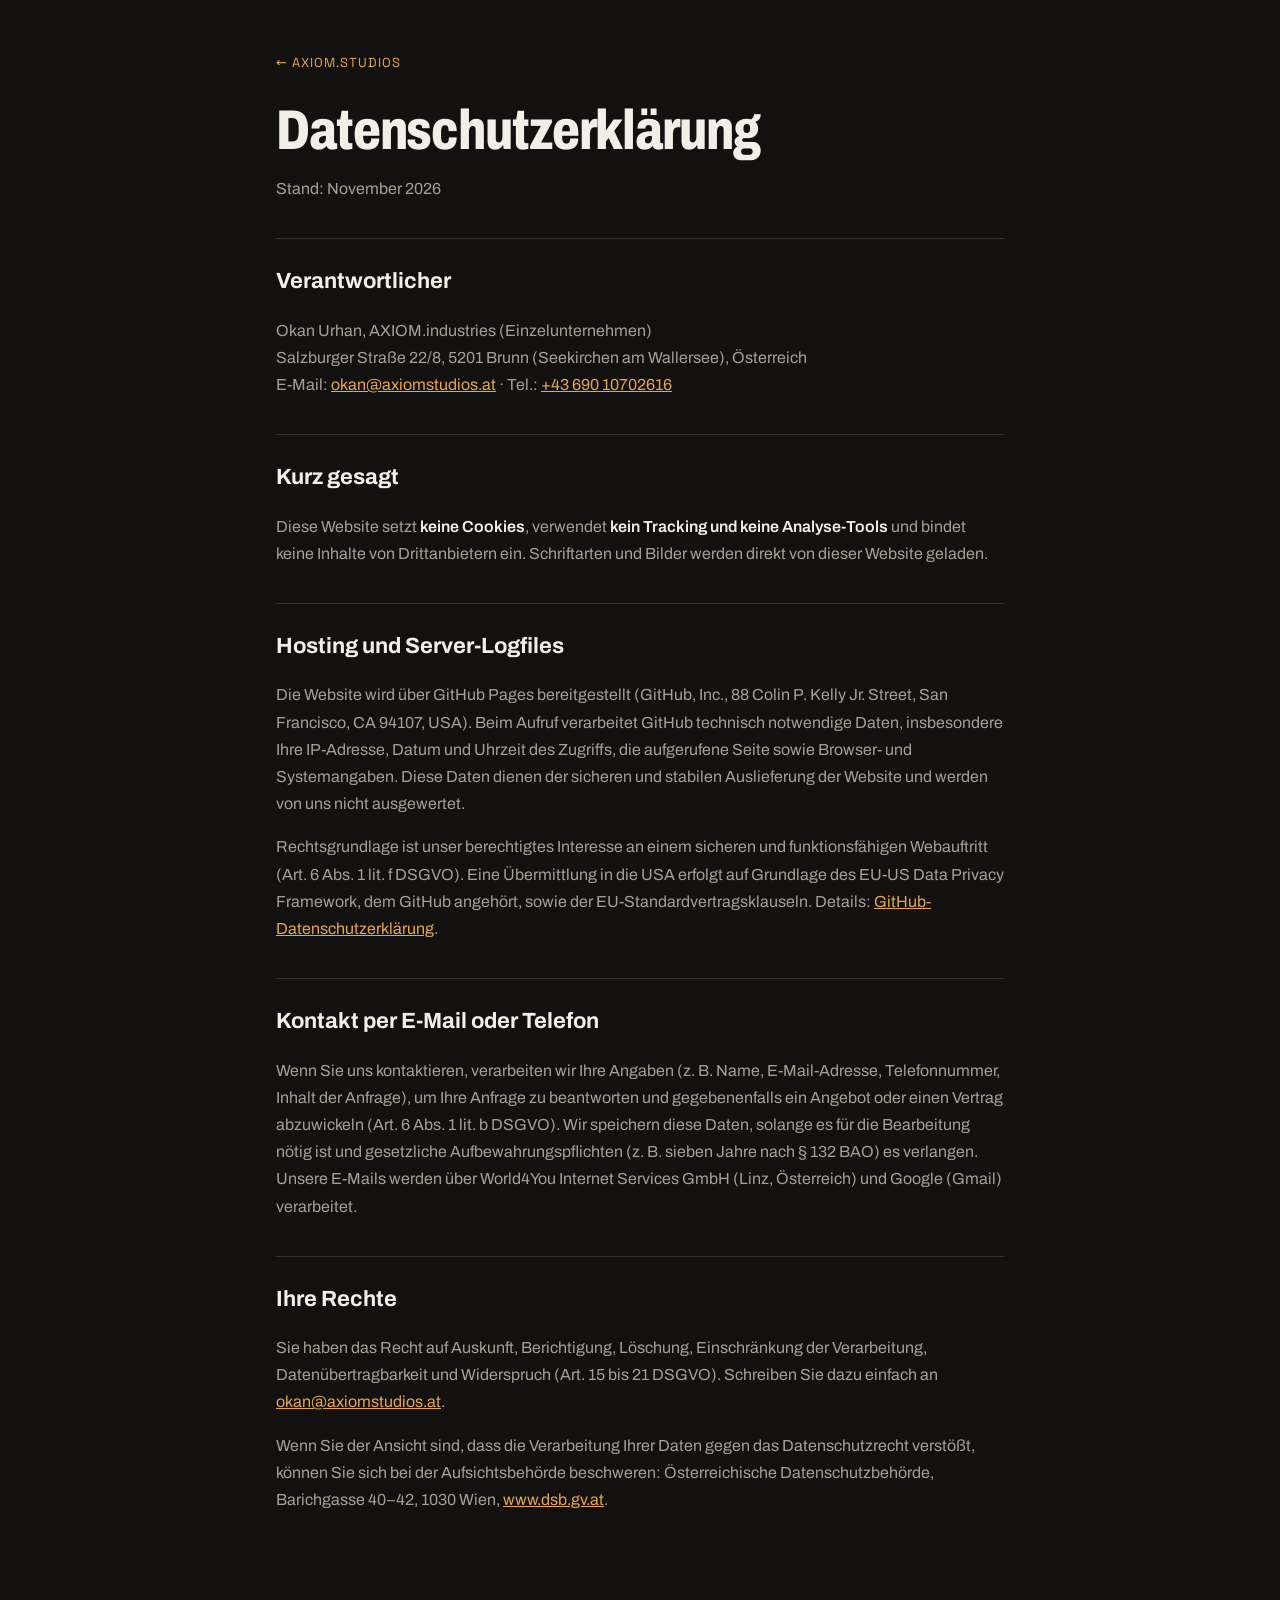
<file: datenschutz.html>
<!doctype html>
<html lang="de">
<head>
<meta charset="utf-8">
<meta name="viewport" content="width=device-width, initial-scale=1">
<title>Datenschutzerklärung · AXIOM.studios</title>
<meta name="robots" content="noindex">
<link rel="stylesheet" href="fonts-v2.css">
<link rel="icon" href="favicon.svg" type="image/svg+xml">
<style>
:root{--bg:#121110;--line:#34312c;--text:#f3efe7;--mute:#a59f94;--amber:#e8a64a;color-scheme:dark}
*{box-sizing:border-box}
body{margin:0;background:var(--bg);color:var(--text);font-family:"Archivo",system-ui,-apple-system,"Segoe UI",sans-serif;font-size:16px;line-height:1.7;-webkit-font-smoothing:antialiased}
main{max-width:760px;margin:0 auto;padding:48px 16px 72px}
a{color:var(--amber)}
h1{font-family:"Archivo",Arial,sans-serif;font-weight:800;font-stretch:78%;font-size:clamp(36px,7vw,56px);letter-spacing:-.02em;line-height:1;margin:28px 0 10px}
h2{font-weight:700;font-size:22px;margin:36px 0 6px;border-top:1px solid var(--line);padding-top:24px}
p,li{color:var(--mute)}
strong{color:var(--text);font-weight:600}
.back{font-family:"Space Grotesk",system-ui,sans-serif;font-size:13px;letter-spacing:.08em;text-transform:uppercase;text-decoration:none}
</style>
</head>
<body>
<main>
<a class="back" href="./">← AXIOM.studios</a>
<h1>Datenschutzerklärung</h1>
<p>Stand: November 2026</p>

<h2>Verantwortlicher</h2>
<p>Okan Urhan, AXIOM.industries (Einzelunternehmen)<br>
Salzburger Straße 22/8, 5201 Brunn (Seekirchen am Wallersee), Österreich<br>
E-Mail: <a href="mailto:okan@axiomstudios.at">okan@axiomstudios.at</a> · Tel.: <a href="tel:+4369010702616">+43 690 10702616</a></p>

<h2>Kurz gesagt</h2>
<p>Diese Website setzt <strong>keine Cookies</strong>, verwendet <strong>kein Tracking und keine Analyse-Tools</strong> und bindet keine Inhalte von Drittanbietern ein. Schriftarten und Bilder werden direkt von dieser Website geladen.</p>

<h2>Hosting und Server-Logfiles</h2>
<p>Die Website wird über GitHub Pages bereitgestellt (GitHub, Inc., 88 Colin P. Kelly Jr. Street, San Francisco, CA 94107, USA). Beim Aufruf verarbeitet GitHub technisch notwendige Daten, insbesondere Ihre IP-Adresse, Datum und Uhrzeit des Zugriffs, die aufgerufene Seite sowie Browser- und Systemangaben. Diese Daten dienen der sicheren und stabilen Auslieferung der Website und werden von uns nicht ausgewertet.</p>
<p>Rechtsgrundlage ist unser berechtigtes Interesse an einem sicheren und funktionsfähigen Webauftritt (Art. 6 Abs. 1 lit. f DSGVO). Eine Übermittlung in die USA erfolgt auf Grundlage des EU-US Data Privacy Framework, dem GitHub angehört, sowie der EU-Standardvertragsklauseln. Details: <a href="https://docs.github.com/en/site-policy/privacy-policies/github-general-privacy-statement" rel="noopener">GitHub-Datenschutzerklärung</a>.</p>

<h2>Kontakt per E-Mail oder Telefon</h2>
<p>Wenn Sie uns kontaktieren, verarbeiten wir Ihre Angaben (z. B. Name, E-Mail-Adresse, Telefonnummer, Inhalt der Anfrage), um Ihre Anfrage zu beantworten und gegebenenfalls ein Angebot oder einen Vertrag abzuwickeln (Art. 6 Abs. 1 lit. b DSGVO). Wir speichern diese Daten, solange es für die Bearbeitung nötig ist und gesetzliche Aufbewahrungspflichten (z. B. sieben Jahre nach § 132 BAO) es verlangen. Unsere E-Mails werden über World4You Internet Services GmbH (Linz, Österreich) und Google (Gmail) verarbeitet.</p>

<h2>Ihre Rechte</h2>
<p>Sie haben das Recht auf Auskunft, Berichtigung, Löschung, Einschränkung der Verarbeitung, Datenübertragbarkeit und Widerspruch (Art. 15 bis 21 DSGVO). Schreiben Sie dazu einfach an <a href="mailto:okan@axiomstudios.at">okan@axiomstudios.at</a>.</p>
<p>Wenn Sie der Ansicht sind, dass die Verarbeitung Ihrer Daten gegen das Datenschutzrecht verstößt, können Sie sich bei der Aufsichtsbehörde beschweren: Österreichische Datenschutzbehörde, Barichgasse 40–42, 1030 Wien, <a href="https://www.dsb.gv.at" rel="noopener">www.dsb.gv.at</a>.</p>
</main>
</body>
</html>
</file>
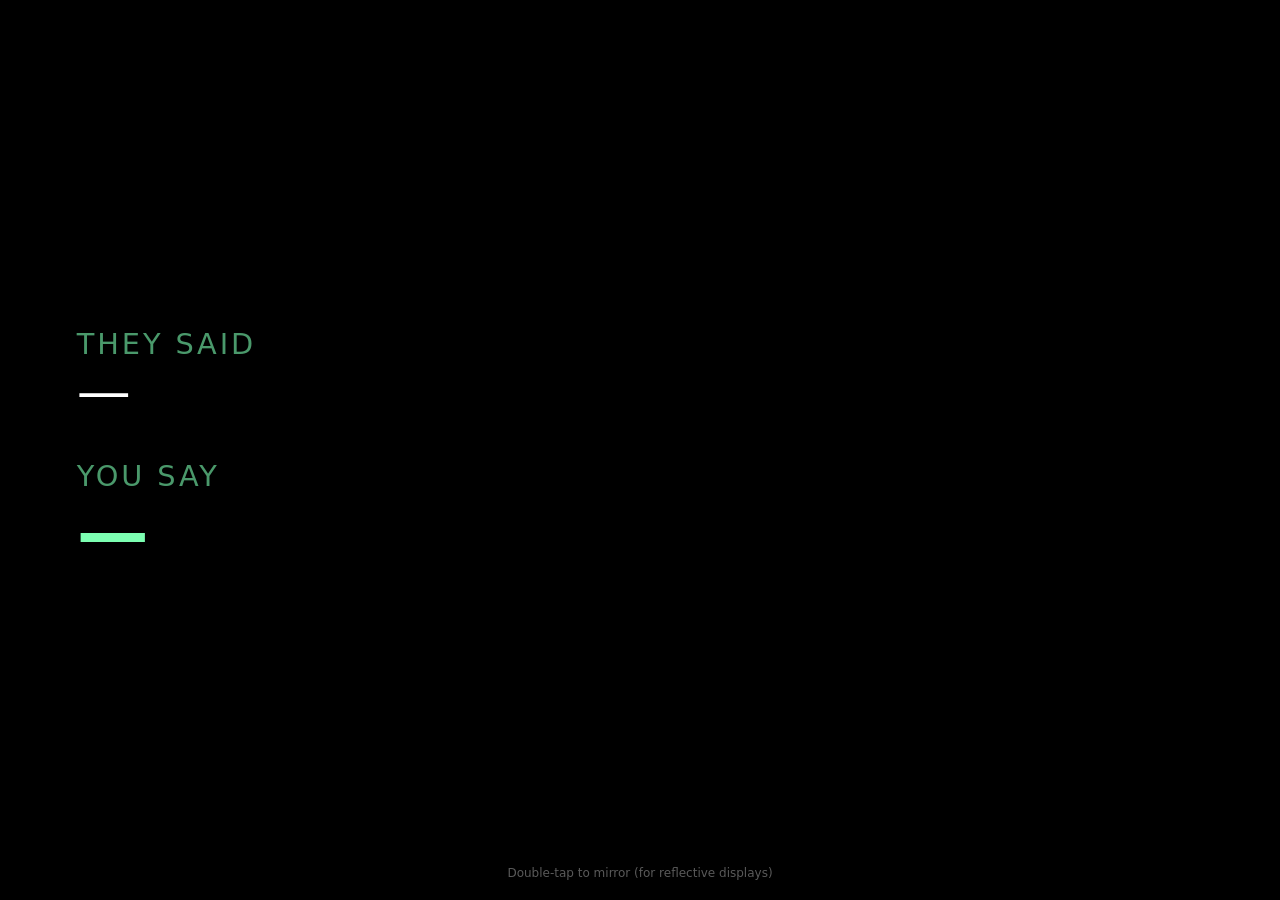
<file: lexis/hud.html>
<!doctype html>
<html lang="en">
<head>
<meta charset="utf-8">
<meta name="viewport" content="width=device-width, initial-scale=1, viewport-fit=cover">
<meta name="robots" content="noindex">
<title>Lexis glasses view</title>
<style>
  :root { color-scheme: dark; }
  html, body { margin: 0; height: 100%; background: #000; color: #7CFFB2; font-family: system-ui, sans-serif; }
  body { display: flex; flex-direction: column; justify-content: center; gap: 4vh; padding: 6vh 6vw; box-sizing: border-box; }
  .k { font-size: 3.2vh; letter-spacing: .1em; text-transform: uppercase; opacity: .6; margin: 0; }
  .meaning { font-size: 6vh; line-height: 1.15; margin: 0; color: #fff; }
  .heard { font-size: 3.6vh; margin: 0; opacity: .7; }
  .say { font-size: 8vh; font-weight: 700; line-height: 1.1; margin: 0; }
  .zh { font-size: 4vh; margin: 0; opacity: .8; }
  body.mirror { transform: scaleX(-1); }
  .hint { position: fixed; bottom: 8px; left: 0; right: 0; text-align: center; font-size: 12px; opacity: .35; color: #fff; }
</style>
</head>
<body>
  <div><p class="k">They said</p><p class="meaning" id="meaning">—</p><p class="heard" id="heard"></p></div>
  <div><p class="k">You say</p><p class="say" id="say">—</p><p class="zh" id="zh"></p></div>
  <p class="hint">Double-tap to mirror (for reflective displays)</p>
<script>
  const $ = (id) => document.getElementById(id);
  function show(d) {
    if (!d) return;
    if ('meaning' in d || 'heard' in d) { $('meaning').textContent = d.meaning || '…'; $('heard').textContent = d.heard || ''; }
    if (d.reply) { $('say').textContent = d.reply.say || '—'; $('zh').textContent = d.reply.zh || ''; }
  }
  try { show(JSON.parse(localStorage.getItem('lexis.hud') || 'null')); } catch (e) {}
  if ('BroadcastChannel' in window) new BroadcastChannel('lexis-hud').onmessage = (e) => show(e.data);
  addEventListener('storage', (e) => { if (e.key === 'lexis.hud') try { show(JSON.parse(e.newValue)); } catch (x) {} });
  addEventListener('dblclick', () => document.body.classList.toggle('mirror'));
  if (navigator.wakeLock) navigator.wakeLock.request('screen').catch(() => {});
</script>
</body>
</html>
</file>
<file: fonts-v2.css>
/* Archivo (variable width + weight) and Space Grotesk, SIL OFL 1.1, self-hosted (see fonts/OFL-*.txt) */
@font-face{font-family:'Archivo';font-style:normal;font-weight:100 900;font-stretch:62% 125%;font-display:swap;src:url(fonts/Archivo-wdth-latin-ext.woff2) format('woff2');unicode-range:U+0100-02BA,U+02BD-02C5,U+02C7-02CC,U+02CE-02D7,U+02DD-02FF,U+0304,U+0308,U+0329,U+1D00-1DBF,U+1E00-1E9F,U+1EF2-1EFF,U+2020,U+20A0-20AB,U+20AD-20C4,U+2113,U+2C60-2C7F,U+A720-A7FF}
@font-face{font-family:'Archivo';font-style:normal;font-weight:100 900;font-stretch:62% 125%;font-display:swap;src:url(fonts/Archivo-wdth-latin.woff2) format('woff2');unicode-range:U+0000-00FF,U+0131,U+0152-0153,U+02BB-02BC,U+02C6,U+02DA,U+02DC,U+0304,U+0308,U+0329,U+2000-206F,U+20AC,U+2122,U+2191,U+2193,U+2212,U+2215,U+FEFF,U+FFFD}
@font-face{font-family:'Space Grotesk';font-style:normal;font-weight:400;font-display:swap;src:url(fonts/SpaceGrotesk-400-latin-ext.woff2) format('woff2');unicode-range:U+0100-02BA,U+02BD-02C5,U+02C7-02CC,U+02CE-02D7,U+02DD-02FF,U+0304,U+0308,U+0329,U+1D00-1DBF,U+1E00-1E9F,U+1EF2-1EFF,U+2020,U+20A0-20AB,U+20AD-20C4,U+2113,U+2C60-2C7F,U+A720-A7FF}
@font-face{font-family:'Space Grotesk';font-style:normal;font-weight:400;font-display:swap;src:url(fonts/SpaceGrotesk-400-latin.woff2) format('woff2');unicode-range:U+0000-00FF,U+0131,U+0152-0153,U+02BB-02BC,U+02C6,U+02DA,U+02DC,U+0304,U+0308,U+0329,U+2000-206F,U+20AC,U+2122,U+2191,U+2193,U+2212,U+2215,U+FEFF,U+FFFD}
@font-face{font-family:'Space Grotesk';font-style:normal;font-weight:500;font-display:swap;src:url(fonts/SpaceGrotesk-500-latin-ext.woff2) format('woff2');unicode-range:U+0100-02BA,U+02BD-02C5,U+02C7-02CC,U+02CE-02D7,U+02DD-02FF,U+0304,U+0308,U+0329,U+1D00-1DBF,U+1E00-1E9F,U+1EF2-1EFF,U+2020,U+20A0-20AB,U+20AD-20C4,U+2113,U+2C60-2C7F,U+A720-A7FF}
@font-face{font-family:'Space Grotesk';font-style:normal;font-weight:500;font-display:swap;src:url(fonts/SpaceGrotesk-500-latin.woff2) format('woff2');unicode-range:U+0000-00FF,U+0131,U+0152-0153,U+02BB-02BC,U+02C6,U+02DA,U+02DC,U+0304,U+0308,U+0329,U+2000-206F,U+20AC,U+2122,U+2191,U+2193,U+2212,U+2215,U+FEFF,U+FFFD}
</file>
<file: lexis/style.css>
:root {
  --bg: #121110; --bg2: #1b1a18; --bg3: #24221f; --line: #34312c;
  --text: #f3efe7; --mute: #a59f94; --amber: #e8a64a; --ink: #16130e;
  --ok: #6fd39a; --mid: #e8c14a; --low: #e87a5a;
  color-scheme: dark;
}
* { box-sizing: border-box; }
html { -webkit-text-size-adjust: 100%; }
body { margin: 0; background: var(--bg); color: var(--text); font: 17px/1.45 system-ui, -apple-system, "Segoe UI", sans-serif;
  padding-bottom: calc(76px + env(safe-area-inset-bottom)); }
button, input, select, textarea { font: inherit; color: inherit; }
.top { position: sticky; top: 0; z-index: 5; display: flex; align-items: center; justify-content: space-between;
  padding: calc(10px + env(safe-area-inset-top)) 16px 10px; background: var(--bg); border-bottom: 1px solid var(--line); }
.top h1 { margin: 0; font-size: 18px; letter-spacing: .02em; }
.top h1 span { color: var(--amber); }
.streak { font-size: 15px; }
main { max-width: 640px; margin: 0 auto; padding: 14px 16px; }
.view[hidden] { display: none; }
.tabs { position: fixed; bottom: 0; left: 0; right: 0; display: flex; background: var(--bg2); border-top: 1px solid var(--line);
  padding-bottom: env(safe-area-inset-bottom); z-index: 6; }
.tabs button { flex: 1; background: none; border: 0; padding: 10px 0 8px; font-size: 22px; display: flex; flex-direction: column; align-items: center; gap: 2px; opacity: .6; }
.tabs button span { font-size: 12px; }
.tabs button[aria-current="page"] { opacity: 1; color: var(--amber); }
.card { background: var(--bg2); border: 1px solid var(--line); border-radius: 18px; padding: 18px; margin-bottom: 14px; }
.card h2 { margin: 0 0 10px; font-size: 19px; }
.tag { font-size: 12px; text-transform: uppercase; letter-spacing: .1em; color: var(--amber); }
.prompt { font-size: 26px; font-weight: 700; margin: 10px 0 4px; line-height: 1.2; }
.hint, .muted { color: var(--mute); font-size: 14px; margin: 4px 0; }
.meta-row { display: flex; gap: 14px; color: var(--mute); font-size: 13px; margin-bottom: 10px; flex-wrap: wrap; }
.row { display: flex; gap: 10px; flex-wrap: wrap; margin-top: 12px; }
.row.small { margin-top: 6px; gap: 14px; }
.btn { background: var(--amber); color: var(--ink); border: 0; border-radius: 12px; padding: 12px 18px; font-weight: 700; min-height: 46px; cursor: pointer; }
.btn.ghost { background: var(--bg3); color: var(--text); border: 1px solid var(--line); }
.link { background: none; border: 0; padding: 4px 0; color: var(--amber); font-size: 14px; cursor: pointer; }
.line { margin-top: 14px; border-top: 1px solid var(--line); padding-top: 14px; }
.say { font-size: 28px; font-weight: 800; margin: 0; color: var(--amber); line-height: 1.15; }
.py { font-size: 16px; color: var(--mute); margin: 4px 0 0; }
.zh { font-size: 22px; margin: 4px 0 0; }
.heard { min-height: 1.4em; font-size: 15px; color: var(--mute); }
.heard .zh { font-size: 17px; color: var(--text); }
.ok { color: var(--ok); } .mid { color: var(--mid); } .low { color: var(--low); }
.grades { display: grid; grid-template-columns: repeat(4, 1fr); gap: 8px; margin-top: 16px; }
.grade { border: 1px solid var(--line); background: var(--bg3); border-radius: 12px; padding: 10px 4px; display: flex; flex-direction: column; align-items: center; min-height: 58px; cursor: pointer; }
.grade small { color: var(--mute); font-size: 12px; }
.grade.g1 b { color: var(--low); } .grade.g2 b { color: var(--mid); } .grade.g3 b { color: var(--ok); } .grade.g4 b { color: #7cc4ff; }
.done { text-align: center; }
.live-top { text-align: center; }
.mic { width: 132px; height: 132px; border-radius: 50%; border: 0; background: var(--amber); color: var(--ink); font-size: 20px; font-weight: 800; margin: 6px auto 0; display: block; cursor: pointer;
  box-shadow: 0 0 0 0 rgba(232,166,74,.5); }
.mic.on { background: var(--low); color: #fff; animation: pulse 1.6s infinite; }
@keyframes pulse { 0% { box-shadow: 0 0 0 0 rgba(232,122,90,.55); } 100% { box-shadow: 0 0 0 26px rgba(232,122,90,0); } }
.status { color: var(--mute); font-size: 14px; }
.interim { min-height: 1.4em; color: var(--mute); }
.transcript { margin: 10px 0; }
.empty { color: var(--mute); text-align: center; font-size: 14px; padding: 20px 10px; }
.msg { border-radius: 16px; padding: 12px 14px; margin: 10px 0; background: var(--bg2); border: 1px solid var(--line); }
.msg.me { background: #22201b; border-color: #4a3d28; margin-left: 28px; }
.msg .zh { font-size: 21px; margin: 0; }
.msg .en { font-size: 18px; font-weight: 600; margin: 6px 0 0; }
.tip { font-size: 14px; color: var(--mute); margin: 6px 0 0; }
.replies { margin-top: 10px; display: grid; gap: 8px; }
.replies .label, .prompter .label { font-size: 12px; text-transform: uppercase; letter-spacing: .1em; color: var(--amber); margin: 0; }
.reply { text-align: left; background: var(--bg3); border: 1px solid var(--line); border-radius: 12px; padding: 10px 12px; display: flex; flex-direction: column; cursor: pointer; }
.reply b { color: var(--amber); font-size: 19px; }
.reply span { color: var(--mute); font-size: 14px; }
.say-form { display: flex; gap: 8px; position: sticky; bottom: calc(70px + env(safe-area-inset-bottom)); background: var(--bg); padding: 8px 0; }
.say-form input { flex: 1; min-width: 0; background: var(--bg2); border: 1px solid var(--line); border-radius: 12px; padding: 0 12px; min-height: 46px; }
.prompter { position: fixed; inset: 0; z-index: 20; background: #000; padding: calc(24px + env(safe-area-inset-top)) 20px calc(24px + env(safe-area-inset-bottom));
  display: flex; flex-direction: column; justify-content: center; gap: 8px; overflow-y: auto; }
.prompter[hidden] { display: none; }
.prompter .close { position: absolute; top: calc(10px + env(safe-area-inset-top)); right: 12px; background: var(--bg3); border: 0; width: 44px; height: 44px; border-radius: 50%; font-size: 18px; cursor: pointer; }
.prompter .xl { font-size: clamp(36px, 11vw, 64px); }
.prompter .big { font-size: clamp(28px, 8vw, 44px); }
.prompter .en { color: var(--mute); font-size: 18px; margin: 4px 0; }
.prompter.show-them .say, .prompter.show-them .py, .prompter.show-them .en, .prompter.show-them .label { display: none; }
.prompter.show-them .big { font-size: clamp(48px, 16vw, 110px); text-align: center; }
.field { display: flex; flex-direction: column; gap: 4px; margin-bottom: 12px; font-size: 14px; color: var(--mute); }
.field input, .field select, .field textarea, .card > textarea { background: var(--bg3); border: 1px solid var(--line); border-radius: 10px; padding: 10px 12px; color: var(--text); width: 100%; }
.card > textarea { margin-bottom: 12px; }
.field small { font-size: 12px; }
.check { display: flex; gap: 8px; align-items: center; font-size: 14px; margin-bottom: 12px; }
.file { position: relative; overflow: hidden; display: inline-flex; align-items: center; }
.file input { position: absolute; inset: 0; opacity: 0; }
.toast { position: fixed; left: 16px; right: 16px; bottom: calc(90px + env(safe-area-inset-bottom)); z-index: 30; background: var(--bg3); border: 1px solid var(--line);
  border-radius: 12px; padding: 12px 14px; text-align: center; opacity: 0; transform: translateY(10px); transition: .2s; pointer-events: none; max-width: 560px; margin: 0 auto; }
.toast.show { opacity: 1; transform: none; }
</file>
